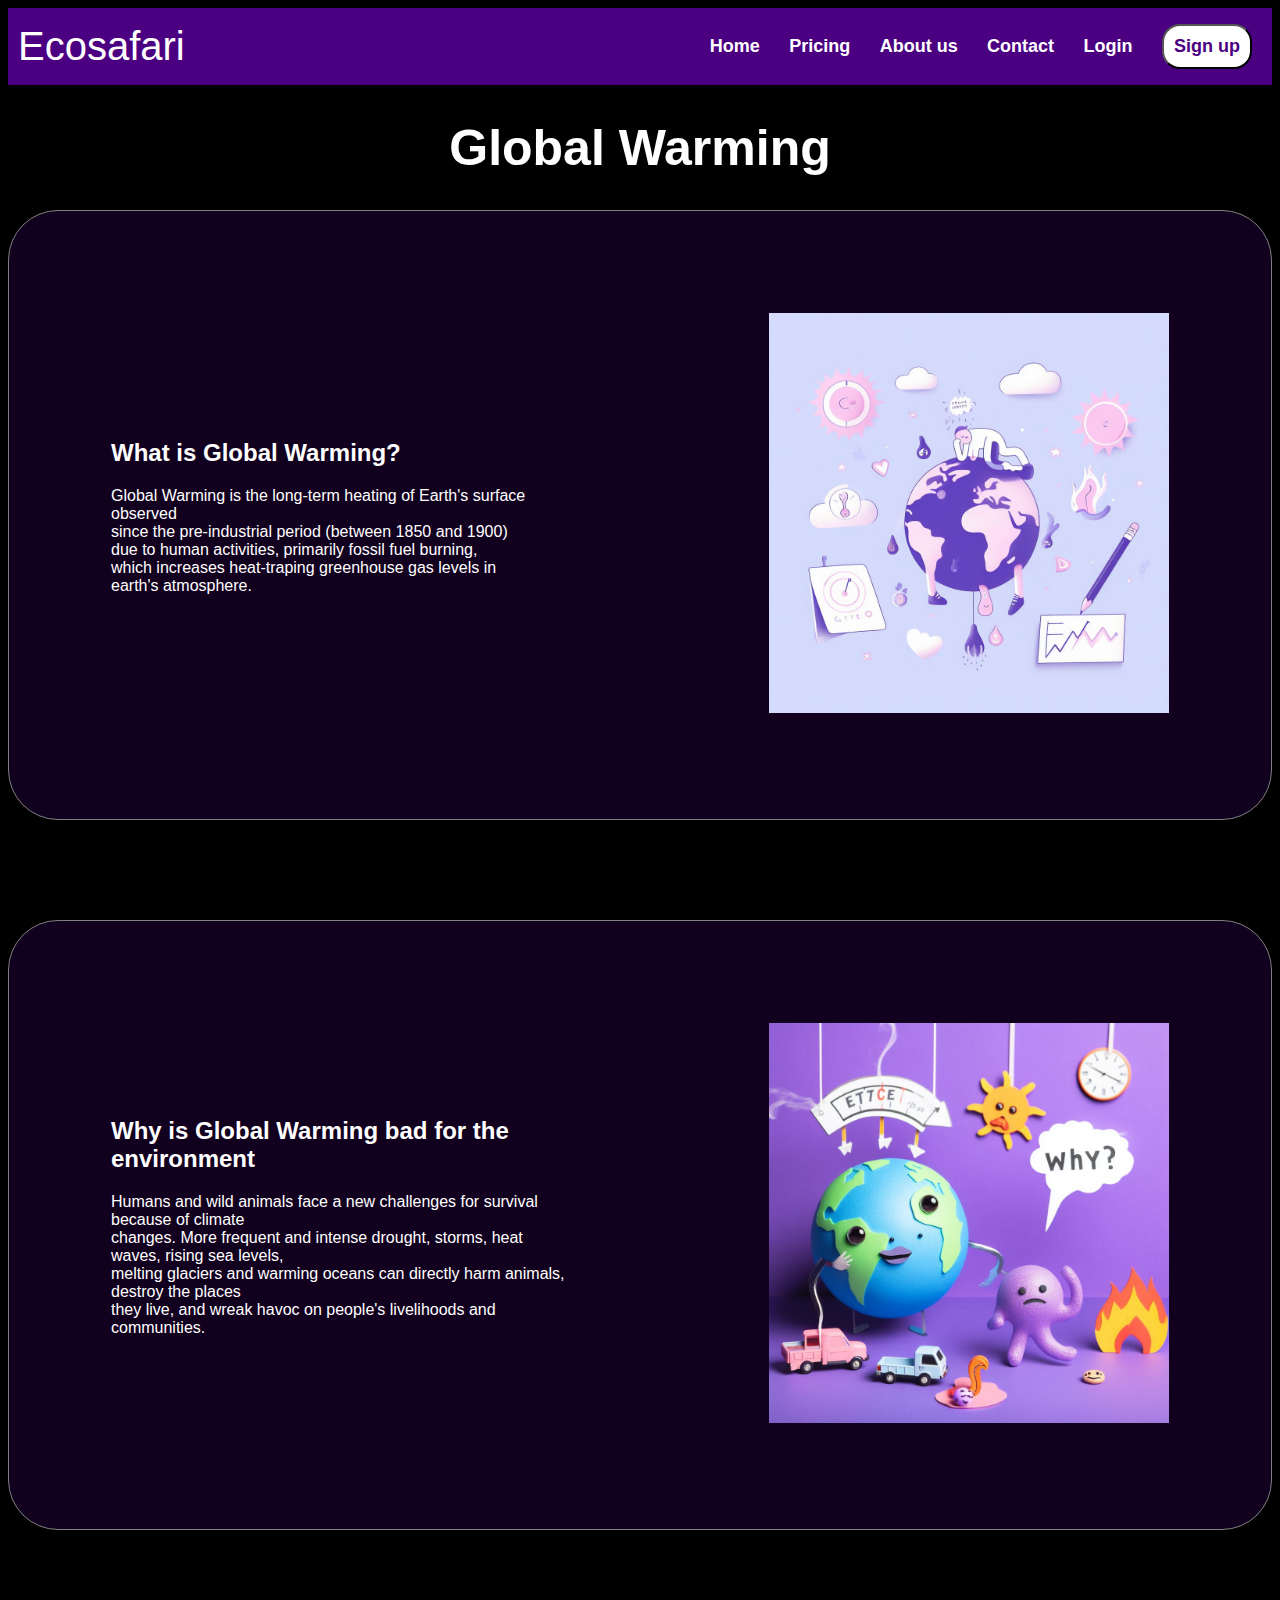
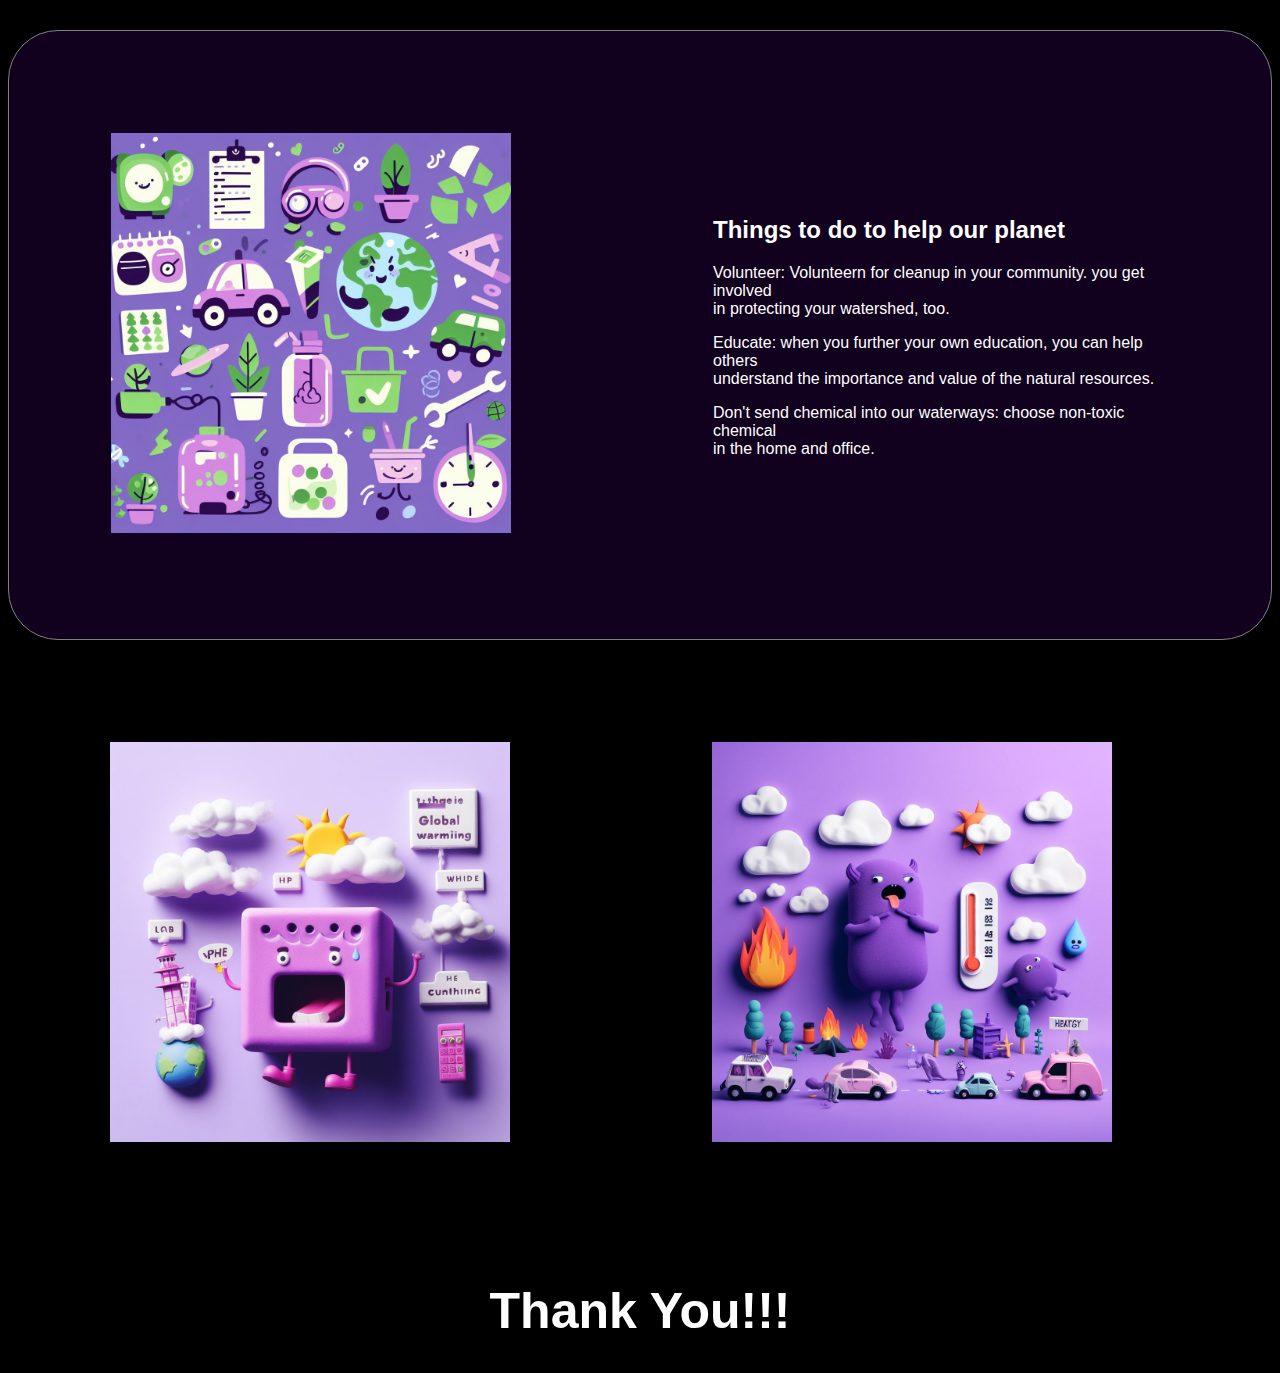
<file: content.html>
<!DOCTYPE html>
<html lang="en">
<head>
    <meta charset="UTF-8">
    <meta name="viewport" content="width=device-width, initial-scale=1.0">
    <link rel="stylesheet" href="content.css">
    <title>global warming</title>
</head>
<body>
    <nav class="navbar">
        <div class="navdiv">
        <div class="logo"><a href="#Ecosafari">Ecosafari</a></div>
        <ul>
            <li><a href="#">Home</a></li>
            <li><a href="#">Pricing</a></li>
            <li><a href="#">About us</a></li>
            <li><a href="#">Contact</a></li>
            <li><a href="#">Login</a></li>
            <button><a href="#">Sign up</a></button>
        </ul>
        </div>
    
       </nav>
       <main>
        <h1>Global Warming</h1>
       </main> 
       <section class="warming">
        <table>
            <tr>
                <td>
       <h2>What is Global Warming?</h2>
       <p>Global Warming is the long-term heating of Earth's surface observed  <br>since the pre-industrial period (between 1850 and 1900) <br> 
       due  to human activities, primarily fossil fuel burning, <br>which increases heat-traping greenhouse gas levels in <br> earth's atmosphere.
    </p>
                </td>
                <td>
                    <img src="global2.png" alt="earth" class="img">
                </td>
            </tr>
        </table>
       </section>
       <section class="human">
        <table>
            <tr>
                <td>
                    <h2>Why is Global Warming bad for the environment</h2>
                    <p>Humans and wild animals face a new challenges for survival because of climate <br>
                    changes. More frequent and intense drought, storms, heat waves, rising sea levels, <br>
                    melting glaciers and warming oceans can directly harm animals, destroy the places <br>
                    they live, and wreak havoc on people's livelihoods and communities.
                    </p>
                </td>
                <td>
                    <img src="global4.png" alt="earth" class="img-1">
                </td>
            </tr>
        </table>
       </section>
       <section class="help">
        <table>
            <tr>
                <td>
                    <img src="global6.png" alt="earth" class="img-2">
                </td>
                <td>
                    <h2>
                        Things to do to help our planet
                    </h2>
                    <p>Volunteer: Volunteern for cleanup in your community. you get involved <br>
                    in protecting your watershed, too.
                    </p>
                    <p>
                        Educate: when you further your own education, you can help others <br>
                         understand the importance and value of the natural resources.
                    </p>
                      <p>
                        Don't send chemical into our waterways: choose non-toxic chemical <br> in the home and office.
                      </p>  
                    
                    </td>
                   </tr>
        </table>
       </section>
       
       <section class="galary">
        <table>
            <tr>
                <td>
                    <img src="global.png" alt="earth" class="img-3">
                </td>
                <td>
                    <img src="global3.png" alt="earth" class="img-4">
                </td>
                <td>
                <img src="global5.png" alt="earth" class="img-5">
            </td>
            </tr>
        </table>
       </section>
       <section class="me">
        <h1>Thank You!!!</h1>
       </section>
</body>
</html>
</file>
<file: content.css>
.navbar{
    background-color: indigo;
    font-family: sans-serif;
    padding-right: 10px;
    padding-left: 10px;
}
.logo a{
    font-size: 40px;
    font-weight: 400;
    color: white;
    
}
li{
list-style: none;
display: inline-block;
}
button{
    background-color: white;
    margin-right: 10px;
    border-radius: 18px;
    padding: 10px;
    width: 90px;
}
button a{
    color: indigo;
    font-weight: bold;
    font-size: 18px;
}
li a{
    color: white;
    font-size: 18px;
    font-weight: bold;
    margin-right: 25px;
}
*{
    text-decoration: none;
    
}
.navdiv{
    display: flex;
    align-items: center;
    justify-content: space-between;
}
body{
    background-color: black; 
    font-family: 'Montserrat', sans-serif;
}
h1{
    color: white;
    text-align: center;
    font-size: 50px;
}
.warming{
    color: white;
    
}
.img{
    width: 400px;
    height: 400px;
}
.warming table{
    margin: auto;
    border: 0.5px solid grey;
    border-radius: 50px;
    background-color: rgba(76, 0, 130, 0.226);
}
.warming table td{
    padding: 100px;
}
.human{
    color: white;
}
.human table{
    margin: auto;
    border: 0.5px solid grey;
    border-radius: 50px;
    background-color: rgba(76, 0, 130, 0.226);
    margin-top: 100px;
}
.human table td{
    padding: 100px;
}
.img-1{
    width: 400px;
    height: 400px;
}
.help{
    color: white;
}
.img-2{
    width: 400px;
    height: 400px; 
}
.help table{
    margin: auto;
    border: 0.5px solid grey;
    border-radius: 50px;
    background-color: rgba(76, 0, 130, 0.226);
    margin-top: 100px;  
}
.help table td{
    padding: 100px;
}
.me{
    color: white;
}
.img-3{
    width: 400px;
    height: 400px;
}
.img-4{
    width: 400px;
    height: 400px;
}
.img-5{
    width: 400px;
    height: 400px;
}
.galary table{
    margin: auto;
}
.galary table td{
    padding: 100px;
}
</file>
